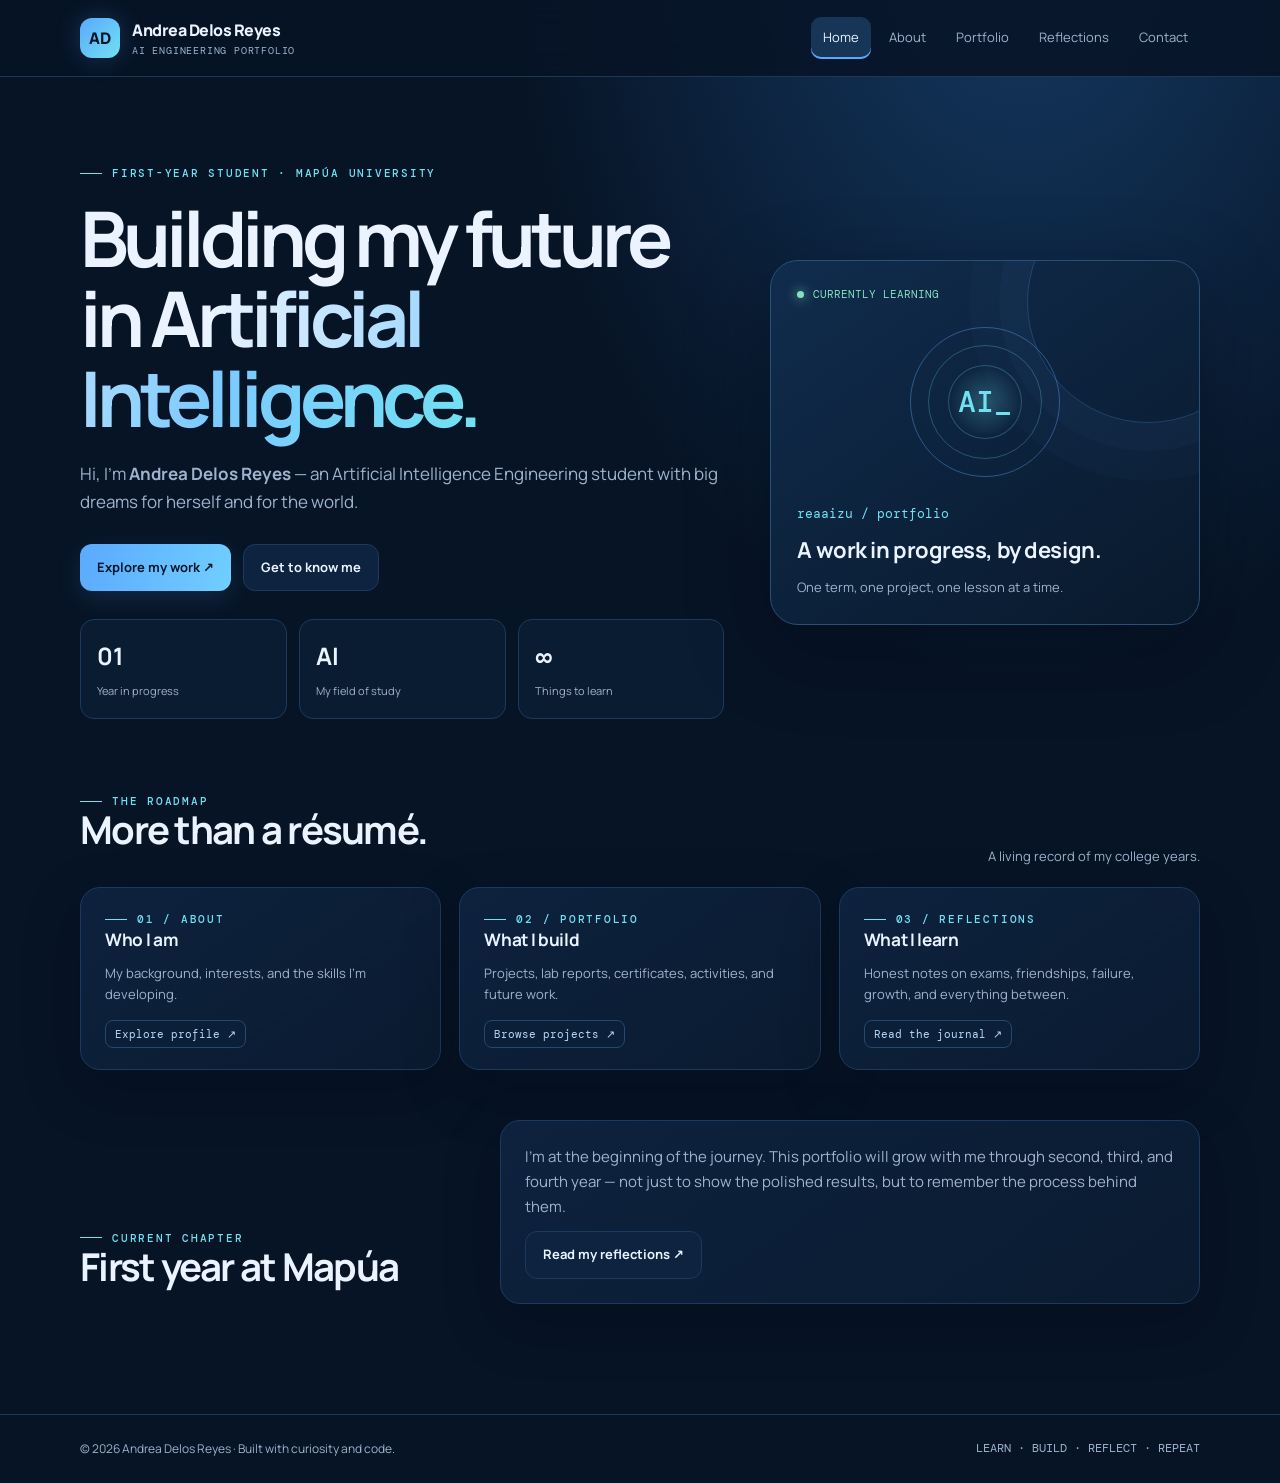
<file: index.html>
<!doctype html>
<html lang="en"><head><meta charset="utf-8"><meta name="viewport" content="width=device-width, initial-scale=1"><meta name="description" content="Andrea Delos Reyes — Artificial Intelligence Engineering student at Mapúa University."><title>Andrea Delos Reyes | AI Engineering Portfolio</title><link rel="stylesheet" href="assets/style.css"></head><body><header class="topbar"><div class="shell nav"><a class="brand" href="index.html"><span class="brand-mark">AD</span><span>Andrea Delos Reyes<small>AI ENGINEERING PORTFOLIO</small></span></a><button class="menu-toggle" aria-label="Toggle navigation">☰</button><nav class="nav-links"><a href="index.html">Home</a><a href="about.html">About</a><a href="portfolio.html">Portfolio</a><a href="reflections.html">Reflections</a><a href="contact.html">Contact</a></nav></div></header>
<main class="page"><div class="shell"><section class="hero-grid"><div class="hero-copy"><div class="eyebrow">First-year student · Mapúa University</div><h1>Building my future<br>in <span class="gradient">Artificial Intelligence.</span></h1><p class="lead">Hi, I’m <strong>Andrea Delos Reyes</strong> — an Artificial Intelligence Engineering student with big dreams for herself and for the world.</p><div class="actions"><a class="btn primary" href="portfolio.html">Explore my work ↗</a><a class="btn" href="about.html">Get to know me</a></div><div class="stat-row"><div class="stat"><strong>01</strong><span>Year in progress</span></div><div class="stat"><strong>AI</strong><span>My field of study</span></div><div class="stat"><strong>∞</strong><span>Things to learn</span></div></div></div>
<div class="hero-card"><div class="status"><span class="dot"></span> CURRENTLY LEARNING</div><div class="orbit"><span>AI_</span></div><div><div class="mono small" style="color:var(--cyan)">reaaizu / portfolio</div><h3 style="font-size:22px;margin:8px 0">A work in progress, by design.</h3><p class="muted small" style="margin:0">One term, one project, one lesson at a time.</p></div></div></section>
<section class="section-head"><div><div class="eyebrow">The roadmap</div><h2>More than a résumé.</h2></div><p class="muted small">A living record of my college years.</p></section>
<div class="grid three"><a class="card" href="about.html"><div class="eyebrow">01 / About</div><h3>Who I am</h3><p class="muted small">My background, interests, and the skills I’m developing.</p><span class="tag">Explore profile ↗</span></a><a class="card" href="portfolio.html"><div class="eyebrow">02 / Portfolio</div><h3>What I build</h3><p class="muted small">Projects, lab reports, certificates, activities, and future work.</p><span class="tag">Browse projects ↗</span></a><a class="card" href="reflections.html"><div class="eyebrow">03 / Reflections</div><h3>What I learn</h3><p class="muted small">Honest notes on exams, friendships, failure, growth, and everything between.</p><span class="tag">Read the journal ↗</span></a></div>
<div class="section-head"><div><div class="eyebrow">Current chapter</div><h2>First year at Mapúa</h2></div></section><div class="card"><p class="lead" style="font-size:15px;margin-bottom:12px">I’m at the beginning of the journey. This portfolio will grow with me through second, third, and fourth year — not just to show the polished results, but to remember the process behind them.</p><a class="btn" href="reflections.html">Read my reflections ↗</a></div></div></main><footer><div class="shell footer-inner"><span>© <span data-year></span> Andrea Delos Reyes · Built with curiosity and code.</span><span class="mono">LEARN · BUILD · REFLECT · REPEAT</span></div></footer><script src="assets/main.js"></script></body></html>
</file>
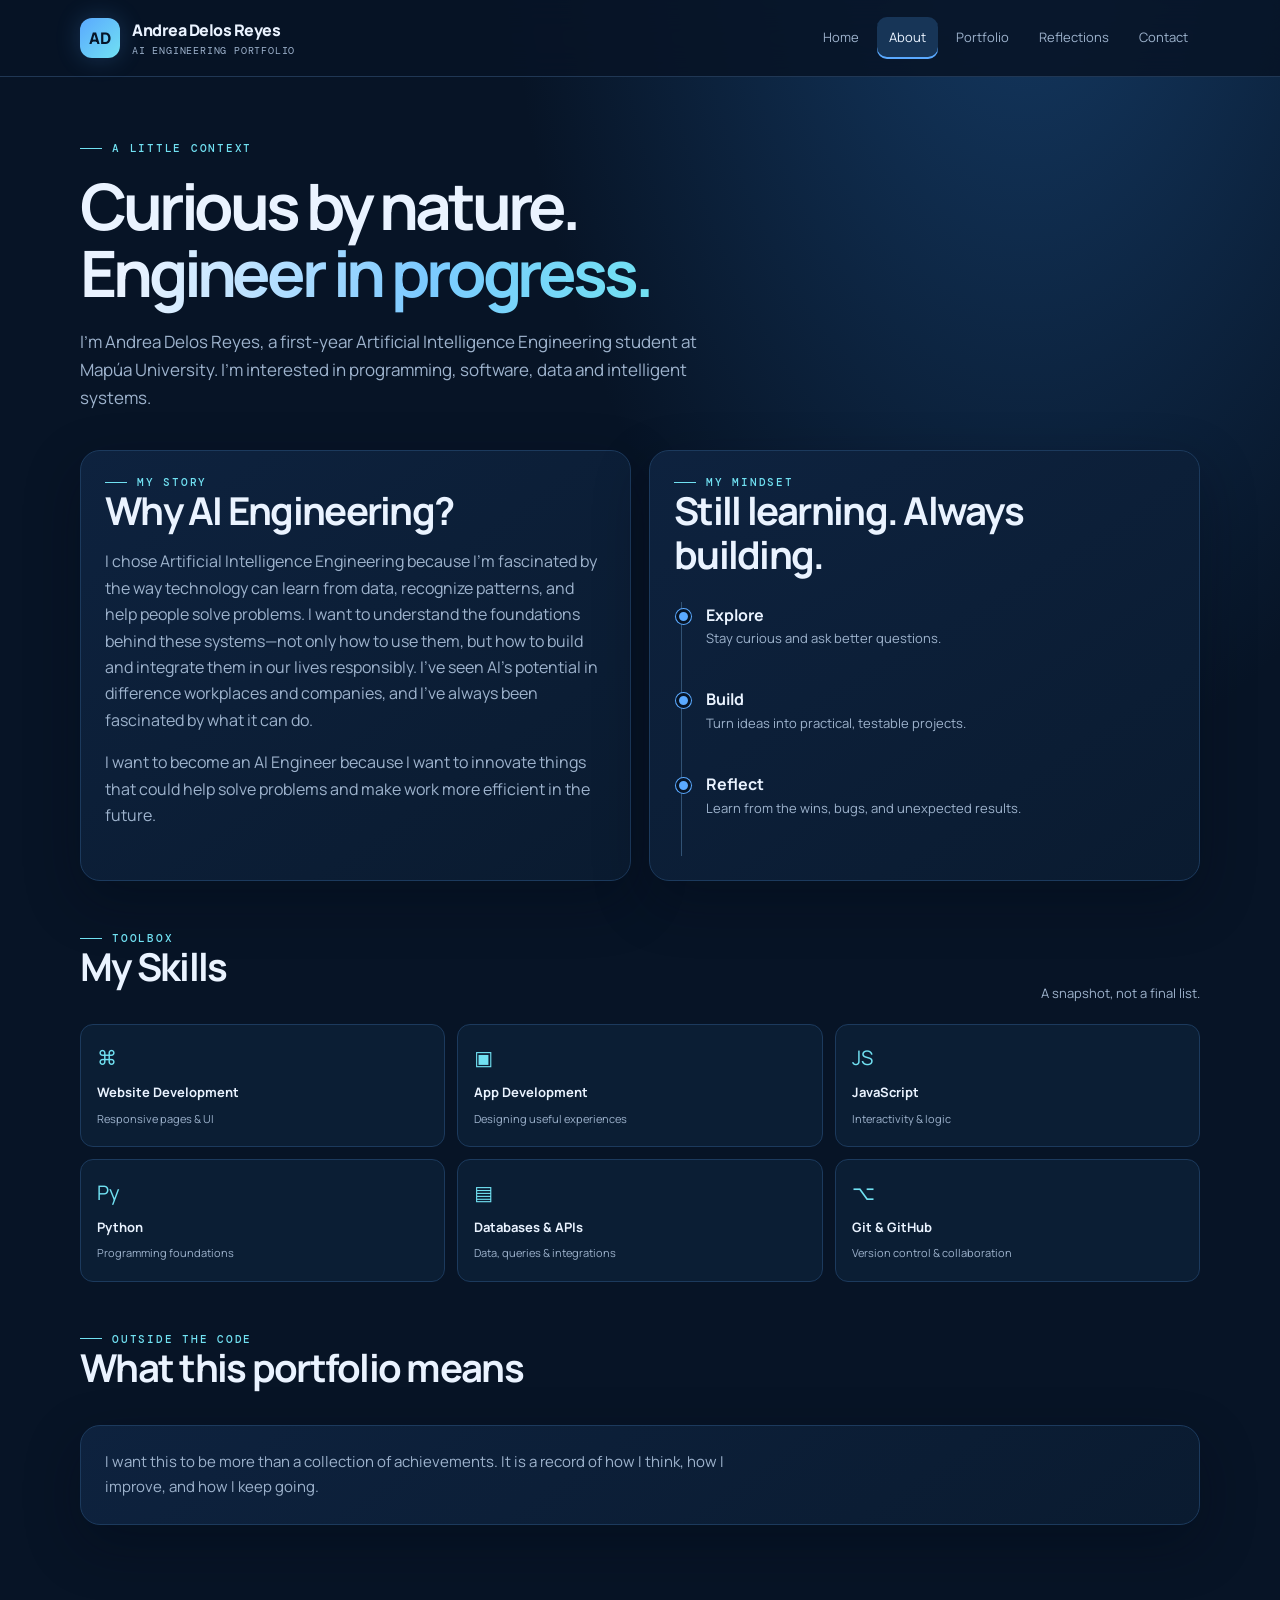
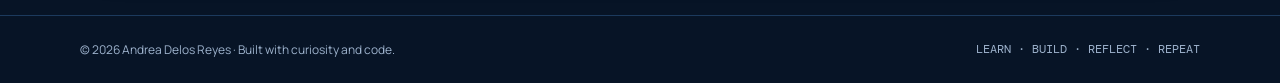
<file: about.html>
<!doctype html><html lang="en"><head><meta charset="utf-8"><meta name="viewport" content="width=device-width, initial-scale=1"><title>About | Andrea Delos Reyes</title><link rel="stylesheet" href="assets/style.css"></head><body><header class="topbar"><div class="shell nav"><a class="brand" href="index.html"><span class="brand-mark">AD</span><span>Andrea Delos Reyes<small>AI ENGINEERING PORTFOLIO</small></span></a><button class="menu-toggle" aria-label="Toggle navigation">☰</button><nav class="nav-links"><a href="index.html">Home</a><a href="about.html">About</a><a href="portfolio.html">Portfolio</a><a href="reflections.html">Reflections</a><a href="contact.html">Contact</a></nav></div></header><main class="page"><div class="shell"><div class="page-title"><div class="eyebrow">A little context</div><h1>Curious by nature.<br><span class="gradient">Engineer in progress.</span></h1><p class="lead">I’m Andrea Delos Reyes, a first-year Artificial Intelligence Engineering student at Mapúa University. I'm interested in programming, software, data and intelligent systems.</p></div><div class="grid two"><section class="card"><div class="eyebrow">My story</div><h2>Why AI Engineering?</h2><p class="muted">I chose Artificial Intelligence Engineering because I’m fascinated by the way technology can learn from data, recognize patterns, and help people solve problems. I want to understand the foundations behind these systems—not only how to use them, but how to build and integrate them in our lives responsibly. I've seen AI's potential in difference workplaces and companies, and I've always been fascinated by what it can do. </p><p class="muted">I want to become an AI Engineer because I want to innovate things that could help solve problems and make work more efficient in the future.</p></section><section class="card"><div class="eyebrow">My mindset</div><h2>Still learning. Always building.</h2><div class="timeline"><div class="timeline-item"><strong>Explore</strong><p class="muted small">Stay curious and ask better questions.</p></div><div class="timeline-item"><strong>Build</strong><p class="muted small">Turn ideas into practical, testable projects.</p></div><div class="timeline-item"><strong>Reflect</strong><p class="muted small">Learn from the wins, bugs, and unexpected results.</p></div></div></section></div><div class="section-head"><div><div class="eyebrow">Toolbox</div><h2>My Skills</h2></div><p class="muted small">A snapshot, not a final list.</p></div><div class="skill-grid">
<div class="skill"><div class="icon">⌘</div><strong>Website Development</strong><small>Responsive pages & UI</small></div><div class="skill"><div class="icon">▣</div><strong>App Development</strong><small>Designing useful experiences</small></div><div class="skill"><div class="icon">JS</div><strong>JavaScript</strong><small>Interactivity & logic</small></div><div class="skill"><div class="icon">Py</div><strong>Python</strong><small>Programming foundations</small></div><div class="skill"><div class="icon">▤</div><strong>Databases & APIs</strong><small>Data, queries & integrations</small></div><div class="skill"><div class="icon">⌥</div><strong>Git & GitHub</strong><small>Version control & collaboration</small></div></div><div class="section-head"><div><div class="eyebrow">Outside the code</div><h2>What this portfolio means</h2></div></div><div class="card"><p class="lead" style="font-size:15px;margin-bottom:0">I want this to be more than a collection of achievements. It is a record of how I think, how I improve, and how I keep going.</p></div></div></main><footer><div class="shell footer-inner"><span>© <span data-year></span> Andrea Delos Reyes · Built with curiosity and code.</span><span class="mono">LEARN · BUILD · REFLECT · REPEAT</span></div></footer><script src="assets/main.js"></script></body></html>
</file>
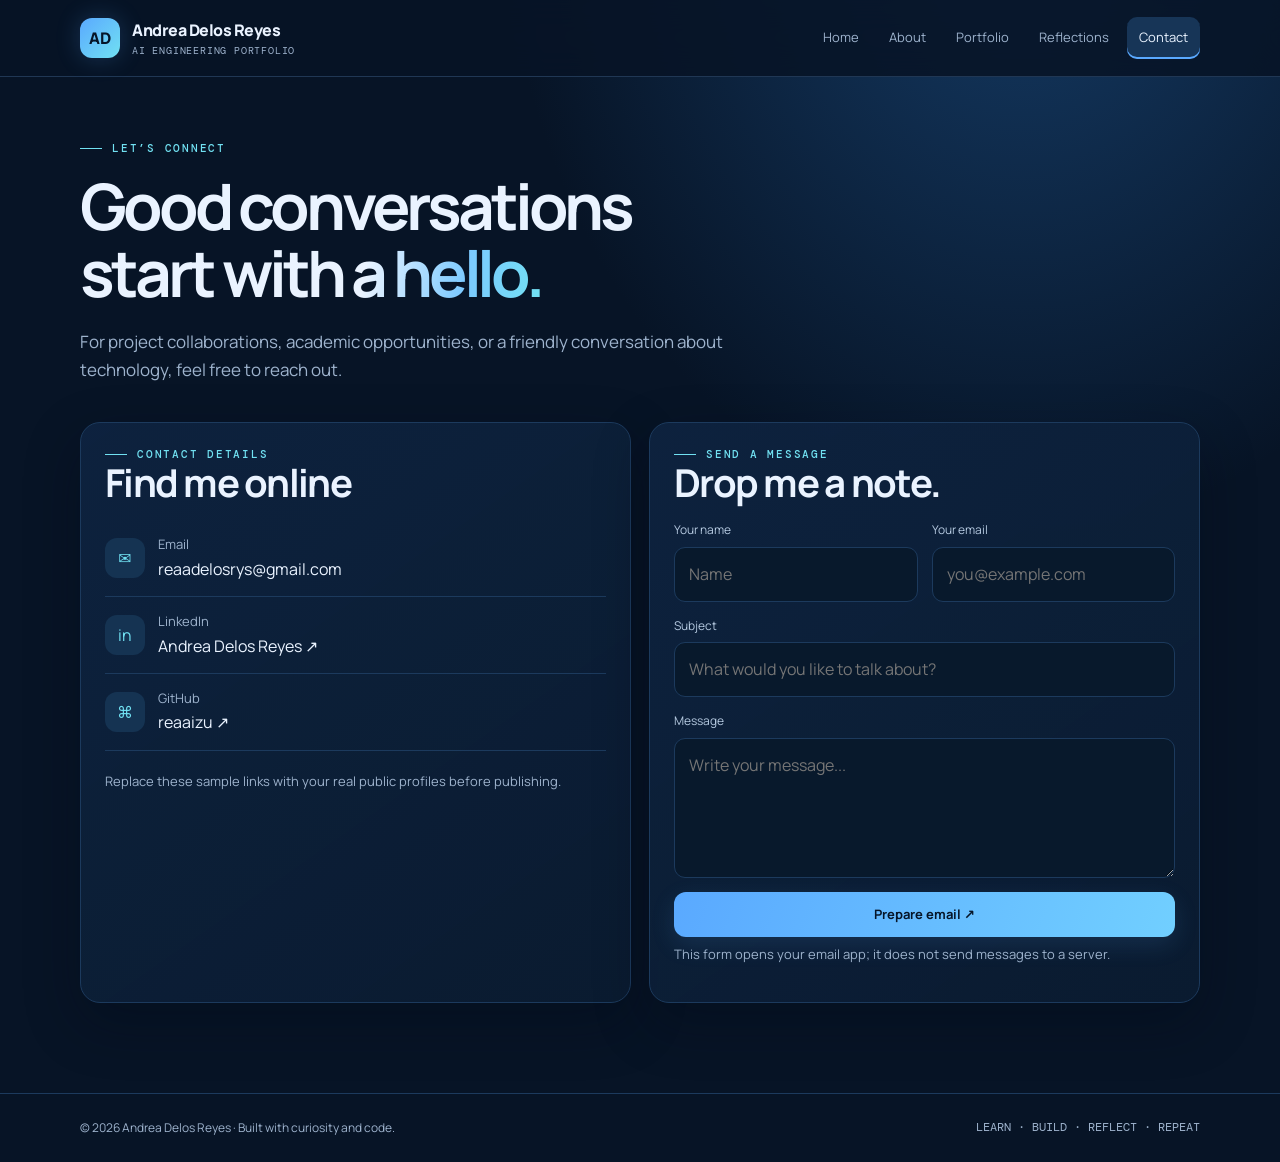
<file: contact.html>
<!doctype html><html lang="en"><head><meta charset="utf-8"><meta name="viewport" content="width=device-width, initial-scale=1"><title>Contact | Andrea Delos Reyes</title><link rel="stylesheet" href="assets/style.css"></head><body><header class="topbar"><div class="shell nav"><a class="brand" href="index.html"><span class="brand-mark">AD</span><span>Andrea Delos Reyes<small>AI ENGINEERING PORTFOLIO</small></span></a><button class="menu-toggle" aria-label="Toggle navigation">☰</button><nav class="nav-links"><a href="index.html">Home</a><a href="about.html">About</a><a href="portfolio.html">Portfolio</a><a href="reflections.html">Reflections</a><a href="contact.html">Contact</a></nav></div></header><main class="page"><div class="shell"><div class="page-title"><div class="eyebrow">Let’s connect</div><h1>Good conversations<br>start with <span class="gradient">a hello.</span></h1><p class="lead">For project collaborations, academic opportunities, or a friendly conversation about technology, feel free to reach out.</p></div><div class="grid two"><section class="card"><div class="eyebrow">Contact details</div><h2>Find me online</h2><div class="contact-line"><span class="contact-icon">✉</span><div><div class="small muted">Email</div><a href="mailto:YOUR_EMAIL@example.com">reaadelosrys@gmail.com</a></div></div><div class="contact-line"><span class="contact-icon">in</span><div><div class="small muted">LinkedIn</div><a href="https://www.linkedin.com/in/andrea-delos-reyes-315600401?utm_source=share_via&utm_content=profile&utm_medium=member_android" target="_blank" rel="noreferrer">Andrea Delos Reyes ↗</a></div></div><div class="contact-line"><span class="contact-icon">⌘</span><div><div class="small muted">GitHub</div><a href="https://github.com/" target="_blank" rel="noreferrer">reaaizu ↗</a></div></div><p class="muted small" style="margin-top:20px">Replace these sample links with your real public profiles before publishing.</p></section><section class="card"><div class="eyebrow">Send a message</div><h2>Drop me a note.</h2><form id="contact-form" class="form-grid"><div class="field"><label for="name">Your name</label><input id="name" name="name" required placeholder="Name"></div><div class="field"><label for="email">Your email</label><input id="email" name="email" type="email" required placeholder="you@example.com"></div><div class="field full"><label for="subject">Subject</label><input id="subject" name="subject" required placeholder="What would you like to talk about?"></div><div class="field full"><label for="message">Message</label><textarea id="message" name="message" required placeholder="Write your message..."></textarea></div><div class="field full"><button class="btn primary" type="submit">Prepare email ↗</button><p id="form-note" class="muted small">This form opens your email app; it does not send messages to a server.</p></div></form></section></div></div></main><footer><div class="shell footer-inner"><span>© <span data-year></span> Andrea Delos Reyes · Built with curiosity and code.</span><span class="mono">LEARN · BUILD · REFLECT · REPEAT</span></div></footer><script src="assets/main.js"></script></body></html>
</file>
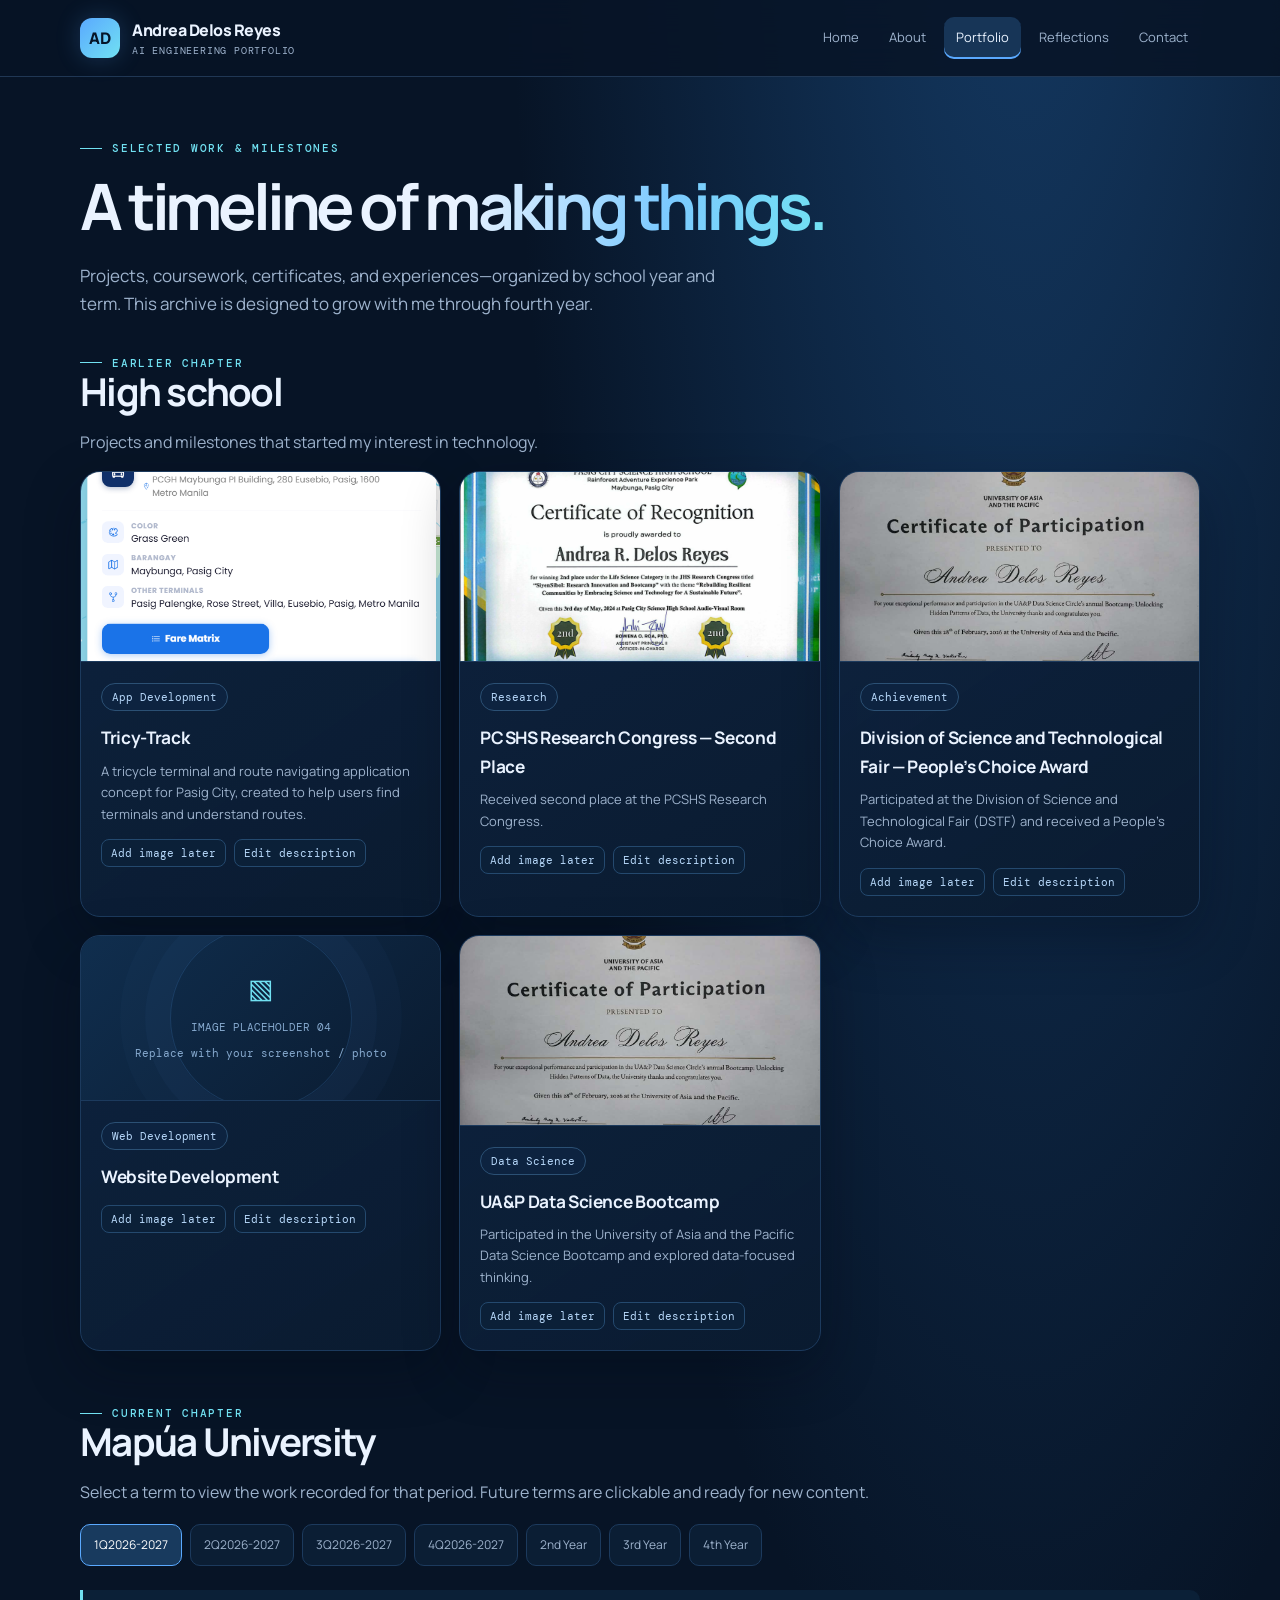
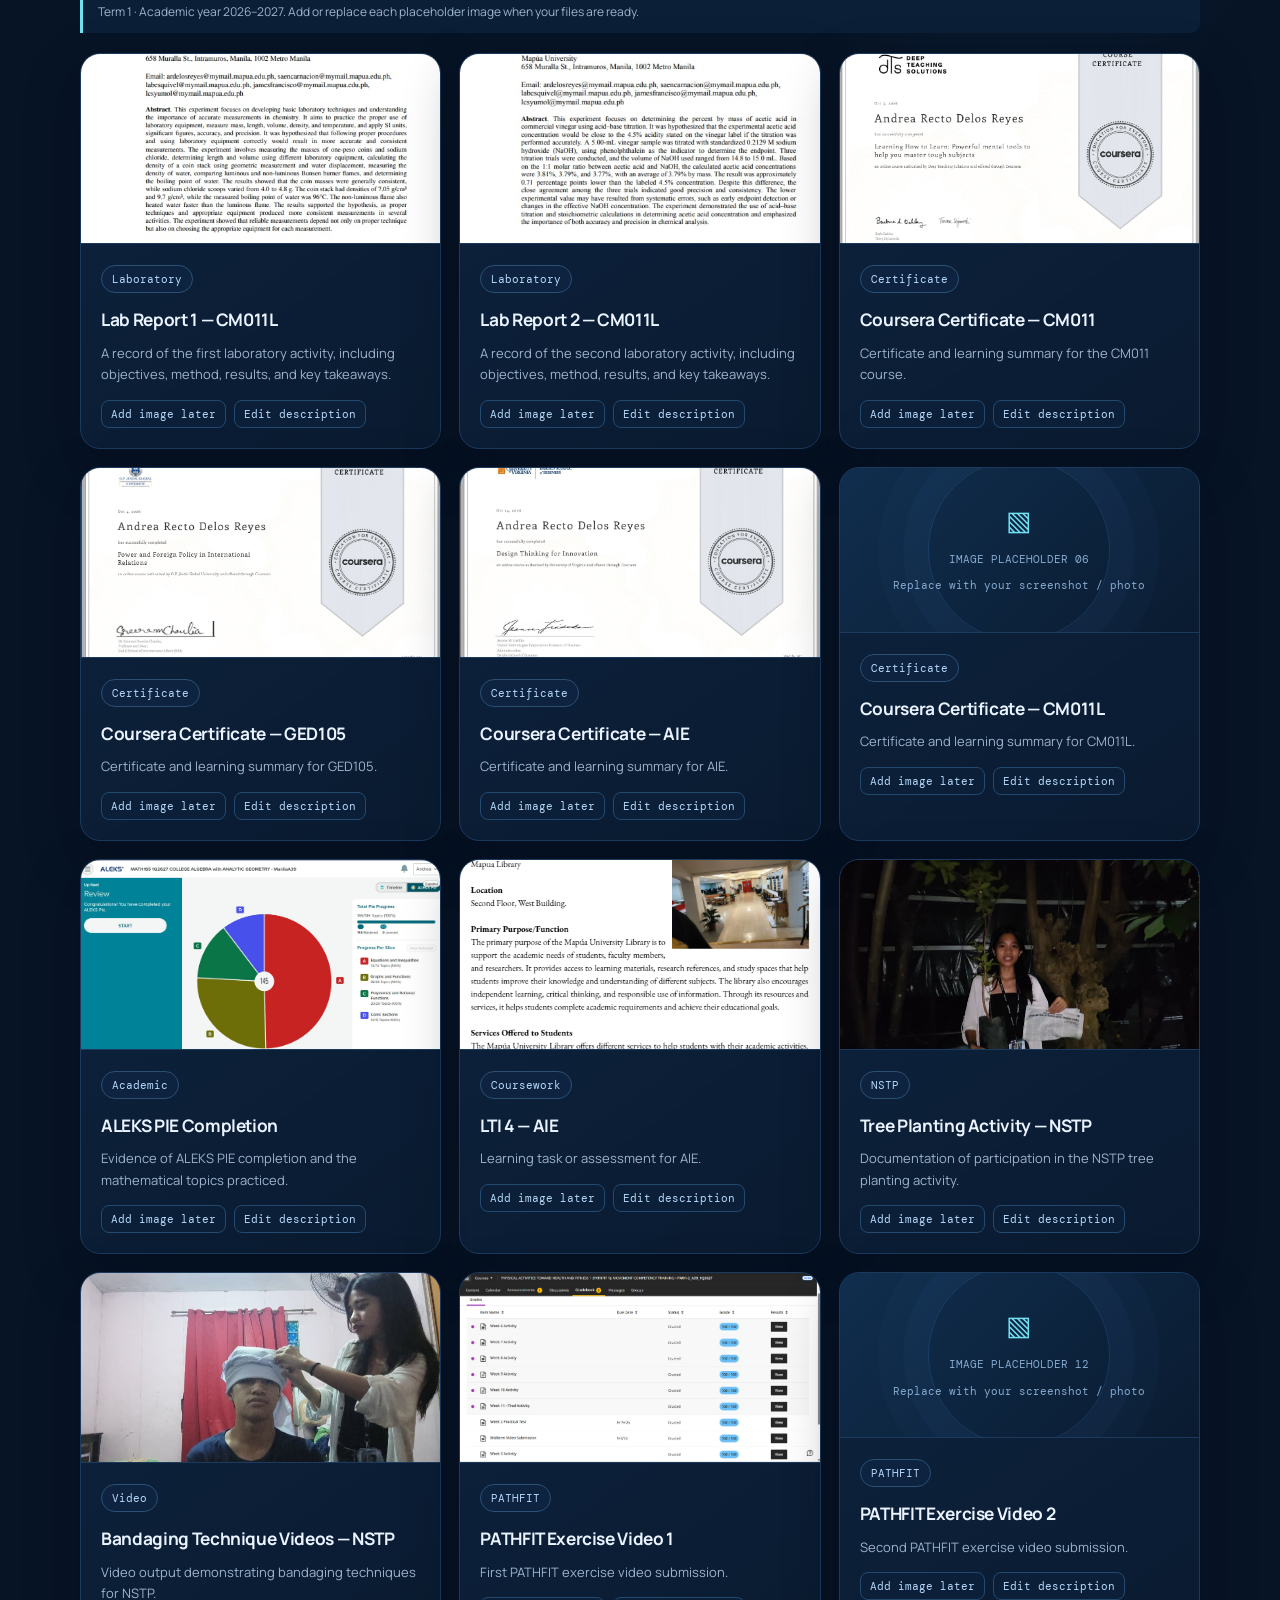
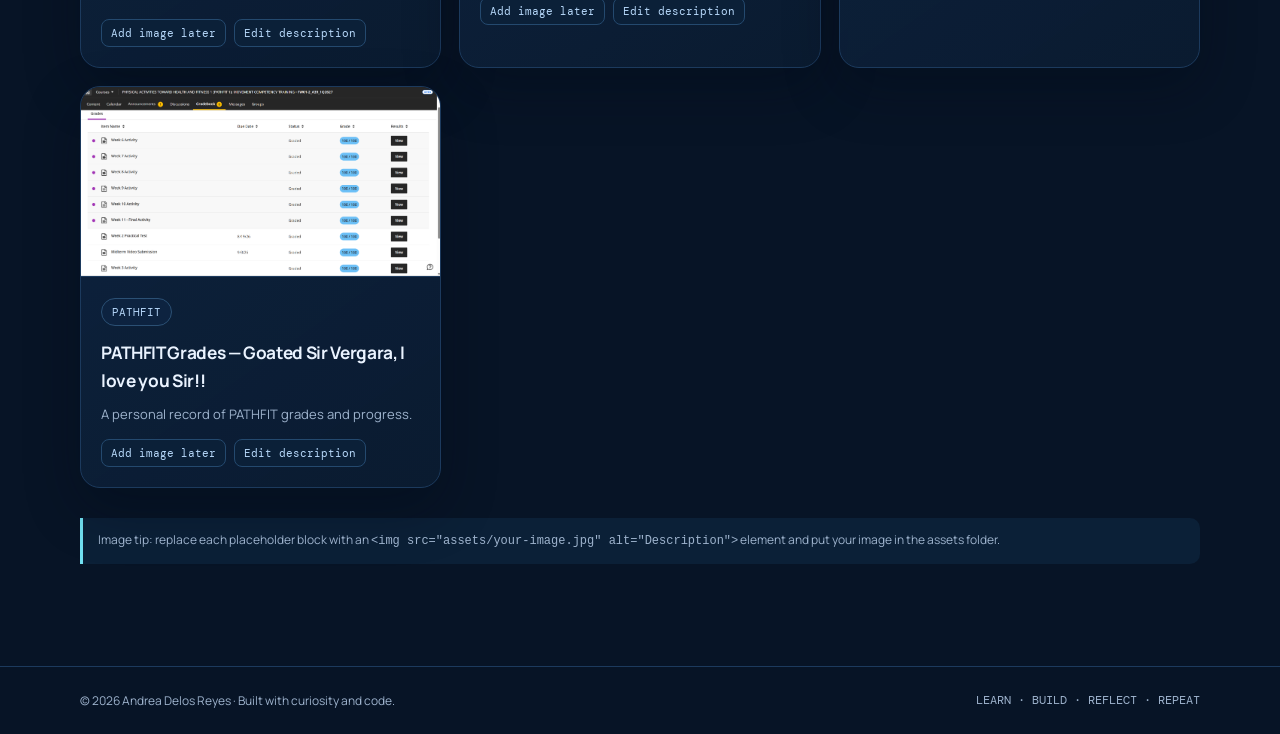
<file: portfolio.html>
<!doctype html><html lang="en"><head><meta charset="utf-8"><meta name="viewport" content="width=device-width, initial-scale=1"><title>Portfolio | Andrea Delos Reyes</title><link rel="stylesheet" href="assets/style.css"></head><body><header class="topbar"><div class="shell nav"><a class="brand" href="index.html"><span class="brand-mark">AD</span><span>Andrea Delos Reyes<small>AI ENGINEERING PORTFOLIO</small></span></a><button class="menu-toggle" aria-label="Toggle navigation">☰</button><nav class="nav-links"><a href="index.html">Home</a><a href="about.html">About</a><a href="portfolio.html">Portfolio</a><a href="reflections.html">Reflections</a><a href="contact.html">Contact</a></nav></div></header><main class="page"><div class="shell"><div class="page-title"><div class="eyebrow">Selected work & milestones</div><h1>A timeline of <span class="gradient">making things.</span></h1><p class="lead">Projects, coursework, certificates, and experiences—organized by school year and term. This archive is designed to grow with me through fourth year.</p></div><section><div class="eyebrow">Earlier chapter</div><h2>High school</h2><p class="muted">Projects and milestones that started my interest in technology.</p><div class="grid three"><article class="card project-card"><img src="assets/tricy.png" alt="Description"><div class="project-body"><span class="pill">App Development</span><h3 style="margin-top:13px">Tricy-Track</h3><p>A tricycle terminal and route navigating application concept for Pasig City, created to help users find terminals and understand routes.</p><div class="project-meta"><span class="tag">Add image later</span><span class="tag">Edit description</span></div></div></article><article class="card project-card"><img src="assets/top2.png" alt="Description"><div class="project-body"><span class="pill">Research</span><h3 style="margin-top:13px">PCSHS Research Congress — Second Place</h3><p>Received second place at the PCSHS Research Congress.</p><div class="project-meta"><span class="tag">Add image later</span><span class="tag">Edit description</span></div></div></article><article class="card project-card"><img src="assets/dsb.png" alt="Description"><div class="project-body"><span class="pill">Achievement</span><h3 style="margin-top:13px">Division of Science and Technological Fair — People’s Choice Award</h3><p>Participated at the Division of Science and Technological Fair (DSTF) and received a People's Choice Award.</p><div class="project-meta"><span class="tag">Add image later</span><span class="tag">Edit description</span></div></div></article><article class="card project-card"><div class="image-placeholder"><div><span class="placeholder-icon">▧</span><span>IMAGE PLACEHOLDER 04<br>Replace with your screenshot / photo</span></div></div><div class="project-body"><span class="pill">Web Development</span><h3 style="margin-top:13px">Website Development</h3><p></p><div class="project-meta"><span class="tag">Add image later</span><span class="tag">Edit description</span></div></div></article><article class="card project-card"><img src="assets/dsb.png" alt="Description"><div class="project-body"><span class="pill">Data Science</span><h3 style="margin-top:13px">UA&P Data Science Bootcamp</h3><p>Participated in the University of Asia and the Pacific Data Science Bootcamp and explored data-focused thinking.</p><div class="project-meta"><span class="tag">Add image later</span><span class="tag">Edit description</span></div></div></article></div></section><section style="margin-top:55px"><div class="eyebrow">Current chapter</div><h2>Mapúa University</h2><p class="muted">Select a term to view the work recorded for that period. Future terms are clickable and ready for new content.</p><div class="term-tabs"><button class="tab" data-term="1Q2026-2027">1Q2026-2027</button><button class="tab" data-term="2Q2026-2027">2Q2026-2027</button><button class="tab" data-term="3Q2026-2027">3Q2026-2027</button><button class="tab" data-term="4Q2026-2027">4Q2026-2027</button><button class="tab" data-term="2nd Year">2nd Year</button><button class="tab" data-term="3rd Year">3rd Year</button><button class="tab" data-term="4th Year">4th Year</button></div><div data-term-panel="1Q2026-2027"><div class="notice" style="margin-bottom:20px">Term 1 · Academic year 2026–2027. Add or replace each placeholder image when your files are ready.</div><div class="grid three"><article class="card project-card"><img src="assets/chem1.jpg" alt="Description"><div class="project-body"><span class="pill">Laboratory</span><h3 style="margin-top:13px">Lab Report 1 — CM011L</h3><p>A record of the first laboratory activity, including objectives, method, results, and key takeaways.</p><div class="project-meta"><span class="tag">Add image later</span><span class="tag">Edit description</span></div></div></article><article class="card project-card"> <img src="assets/chem2.jpg" alt="Description"><div class="project-body"><span class="pill">Laboratory</span><h3 style="margin-top:13px">Lab Report 2 — CM011L</h3><p>A record of the second laboratory activity, including objectives, method, results, and key takeaways.</p><div class="project-meta"><span class="tag">Add image later</span><span class="tag">Edit description</span></div></div></article><article class="card project-card"><img src="assets/cm011.jpg" alt="Description"><div class="project-body"><span class="pill">Certificate</span><h3 style="margin-top:13px">Coursera Certificate — CM011</h3><p>Certificate and learning summary for the CM011 course.</p><div class="project-meta"><span class="tag">Add image later</span><span class="tag">Edit description</span></div></div></article><article class="card project-card"><img src="assets/ged.jpg" alt="Description"><div class="project-body"><span class="pill">Certificate</span><h3 style="margin-top:13px">Coursera Certificate — GED105</h3><p>Certificate and learning summary for GED105.</p><div class="project-meta"><span class="tag">Add image later</span><span class="tag">Edit description</span></div></div></article><article class="card project-card"><img src="assets/aie.jpg" alt="Description"><div class="project-body"><span class="pill">Certificate</span><h3 style="margin-top:13px">Coursera Certificate — AIE</h3><p>Certificate and learning summary for AIE.</p><div class="project-meta"><span class="tag">Add image later</span><span class="tag">Edit description</span></div></div></article><article class="card project-card"><div class="image-placeholder"><div><span class="placeholder-icon">▧</span><span>IMAGE PLACEHOLDER 06<br>Replace with your screenshot / photo</span></div></div><div class="project-body"><span class="pill">Certificate</span><h3 style="margin-top:13px">Coursera Certificate — CM011L</h3><p>Certificate and learning summary for CM011L.</p><div class="project-meta"><span class="tag">Add image later</span><span class="tag">Edit description</span></div></div></article><article class="card project-card"><img src="assets/aleks.jpg" alt="Description"><div class="project-body"><span class="pill">Academic</span><h3 style="margin-top:13px">ALEKS PIE Completion</h3><p>Evidence of ALEKS PIE completion and the mathematical topics practiced.</p><div class="project-meta"><span class="tag">Add image later</span><span class="tag">Edit description</span></div></div></article><article class="card project-card"><img src="assets/lt4.png" alt="Description"><div class="project-body"><span class="pill">Coursework</span><h3 style="margin-top:13px">LTI 4 — AIE</h3><p>Learning task or assessment for AIE.</p><div class="project-meta"><span class="tag">Add image later</span><span class="tag">Edit description</span></div></div></article><article class="card project-card"><img src="assets/tree.jpg" alt="Description"><div class="project-body"><span class="pill">NSTP</span><h3 style="margin-top:13px">Tree Planting Activity — NSTP</h3><p>Documentation of participation in the NSTP tree planting activity.</p><div class="project-meta"><span class="tag">Add image later</span><span class="tag">Edit description</span></div></div></article><article class="card project-card"><img src="assets/bandage.jpg" alt="Description"><div class="project-body"><span class="pill">Video</span><h3 style="margin-top:13px">Bandaging Technique Videos — NSTP</h3><p>Video output demonstrating bandaging techniques for NSTP.</p><div class="project-meta"><span class="tag">Add image later</span><span class="tag">Edit description</span></div></div></article><article class="card project-card"><img src="assets/ptgrade.png" alt="Description"><div class="project-body"><span class="pill">PATHFIT</span><h3 style="margin-top:13px">PATHFIT Exercise Video 1</h3><p>First PATHFIT exercise video submission.</p><div class="project-meta"><span class="tag">Add image later</span><span class="tag">Edit description</span></div></div></article><article class="card project-card"><div class="image-placeholder"><div><span class="placeholder-icon">▧</span><span>IMAGE PLACEHOLDER 12<br>Replace with your screenshot / photo</span></div></div><div class="project-body"><span class="pill">PATHFIT</span><h3 style="margin-top:13px">PATHFIT Exercise Video 2</h3><p>Second PATHFIT exercise video submission.</p><div class="project-meta"><span class="tag">Add image later</span><span class="tag">Edit description</span></div></div></article><article class="card project-card"><img src="assets/ptgrade.png" alt="Description"><div class="project-body"><span class="pill">PATHFIT</span><h3 style="margin-top:13px">PATHFIT Grades — Goated Sir Vergara, I love you Sir!!</h3><p>A personal record of PATHFIT grades and progress.</p><div class="project-meta"><span class="tag">Add image later</span><span class="tag">Edit description</span></div></div></article></div></div><div class="grid three hidden" data-term-panel="2Q2026-2027"><div class="empty-state"><div class="eyebrow" style="justify-content:center">Coming when you are ready</div><h3>2Q2026-2027</h3><p>Nothing here yet—and that is intentional. This section is ready for your future projects, reports, certificates, and memories.</p><span class="tag">Clickable · Ready to update</span></div></div><div class="grid three hidden" data-term-panel="3Q2026-2027"><div class="empty-state"><div class="eyebrow" style="justify-content:center">Coming when you are ready</div><h3>3Q2026-2027</h3><p>Nothing here yet—and that is intentional. This section is ready for your future projects, reports, certificates, and memories.</p><span class="tag">Clickable · Ready to update</span></div></div><div class="grid three hidden" data-term-panel="4Q2026-2027"><div class="empty-state"><div class="eyebrow" style="justify-content:center">Coming when you are ready</div><h3>4Q2026-2027</h3><p>Nothing here yet—and that is intentional. This section is ready for your future projects, reports, certificates, and memories.</p><span class="tag">Clickable · Ready to update</span></div></div><div class="grid three hidden" data-term-panel="2nd Year"><div class="empty-state"><div class="eyebrow" style="justify-content:center">Coming when you are ready</div><h3>2nd Year</h3><p>Nothing here yet—and that is intentional. This section is ready for your future projects, reports, certificates, and memories.</p><span class="tag">Clickable · Ready to update</span></div></div><div class="grid three hidden" data-term-panel="3rd Year"><div class="empty-state"><div class="eyebrow" style="justify-content:center">Coming when you are ready</div><h3>3rd Year</h3><p>Nothing here yet—and that is intentional. This section is ready for your future projects, reports, certificates, and memories.</p><span class="tag">Clickable · Ready to update</span></div></div><div class="grid three hidden" data-term-panel="4th Year"><div class="empty-state"><div class="eyebrow" style="justify-content:center">Coming when you are ready</div><h3>4th Year</h3><p>Nothing here yet—and that is intentional. This section is ready for your future projects, reports, certificates, and memories.</p><span class="tag">Clickable · Ready to update</span></div></div></section><p class="notice" style="margin-top:30px">Image tip: replace each placeholder block with an <code>&lt;img src="assets/your-image.jpg" alt="Description"&gt;</code> element and put your image in the assets folder.</p></div></main><footer><div class="shell footer-inner"><span>© <span data-year></span> Andrea Delos Reyes · Built with curiosity and code.</span><span class="mono">LEARN · BUILD · REFLECT · REPEAT</span></div></footer><script src="assets/main.js"></script></body></html>
</file>
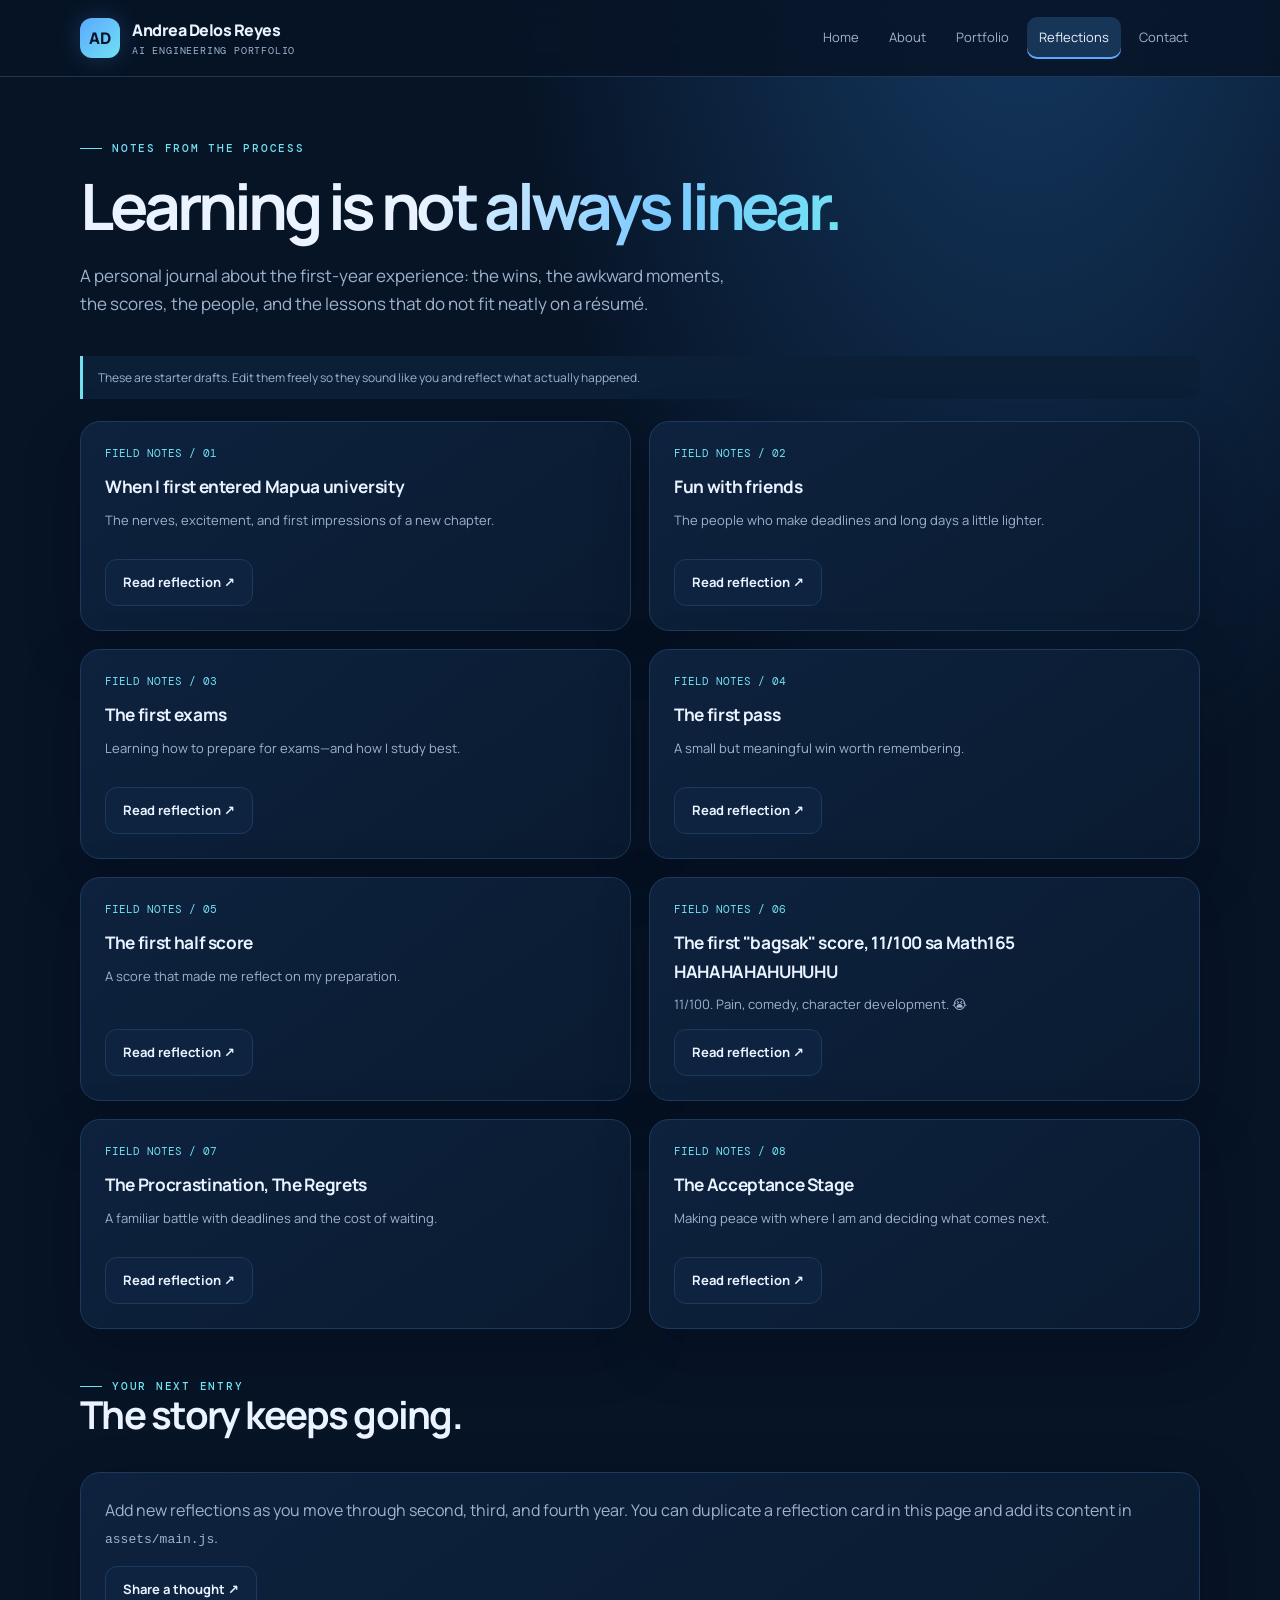
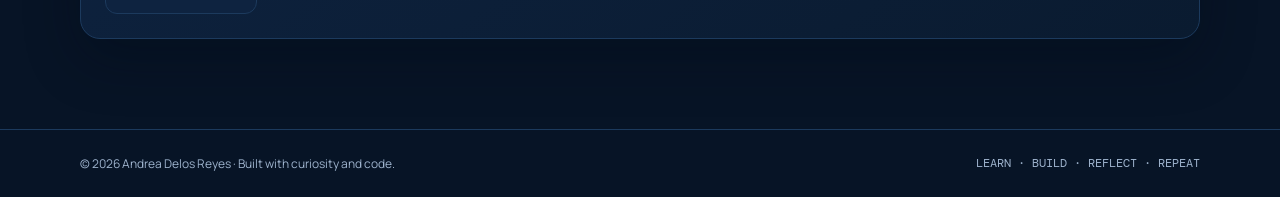
<file: reflections.html>
<!doctype html><html lang="en"><head><meta charset="utf-8"><meta name="viewport" content="width=device-width, initial-scale=1"><title>Reflections | Andrea Delos Reyes</title><link rel="stylesheet" href="assets/style.css"></head><body><header class="topbar"><div class="shell nav"><a class="brand" href="index.html"><span class="brand-mark">AD</span><span>Andrea Delos Reyes<small>AI ENGINEERING PORTFOLIO</small></span></a><button class="menu-toggle" aria-label="Toggle navigation">☰</button><nav class="nav-links"><a href="index.html">Home</a><a href="about.html">About</a><a href="portfolio.html">Portfolio</a><a href="reflections.html">Reflections</a><a href="contact.html">Contact</a></nav></div></header><main class="page"><div class="shell"><div class="page-title"><div class="eyebrow">Notes from the process</div><h1>Learning is <span class="gradient">not always linear.</span></h1><p class="lead">A personal journal about the first-year experience: the wins, the awkward moments, the scores, the people, and the lessons that do not fit neatly on a résumé.</p></div><div class="notice" style="margin-bottom:22px">These are starter drafts. Edit them freely so they sound like you and reflect what actually happened.</div><div class="grid two"><article class="card blog-card"><div class="date">FIELD NOTES / 01</div><h3>When I first entered Mapua university</h3><p>The nerves, excitement, and first impressions of a new chapter.</p><button class="btn" data-reflection="When I first entered Mapua university">Read reflection ↗</button></article><article class="card blog-card"><div class="date">FIELD NOTES / 02</div><h3>Fun with friends</h3><p>The people who make deadlines and long days a little lighter.</p><button class="btn" data-reflection="Fun with friends">Read reflection ↗</button></article><article class="card blog-card"><div class="date">FIELD NOTES / 03</div><h3>The first exams</h3><p>Learning how to prepare for exams—and how I study best.</p><button class="btn" data-reflection="The first exams">Read reflection ↗</button></article><article class="card blog-card"><div class="date">FIELD NOTES / 04</div><h3>The first pass</h3><p>A small but meaningful win worth remembering.</p><button class="btn" data-reflection="The first pass">Read reflection ↗</button></article><article class="card blog-card"><div class="date">FIELD NOTES / 05</div><h3>The first half score</h3><p>A score that made me reflect on my preparation.</p><button class="btn" data-reflection="The first half score">Read reflection ↗</button></article><article class="card blog-card"><div class="date">FIELD NOTES / 06</div><h3>The first "bagsak" score, 11/100 sa Math165 HAHAHAHAHUHUHU</h3><p>11/100. Pain, comedy, character development. 😭</p><button class="btn" data-reflection="The first "bagsak" score, 11/100 sa Math165 HAHAHAHAHUHUHU">Read reflection ↗</button></article><article class="card blog-card"><div class="date">FIELD NOTES / 07</div><h3>The Procrastination, The Regrets</h3><p>A familiar battle with deadlines and the cost of waiting.</p><button class="btn" data-reflection="The Procrastination, The Regrets">Read reflection ↗</button></article><article class="card blog-card"><div class="date">FIELD NOTES / 08</div><h3>The Acceptance Stage</h3><p>Making peace with where I am and deciding what comes next.</p><button class="btn" data-reflection="The Acceptance Stage">Read reflection ↗</button></article></div><section id="reflection-modal" class="card article-view hidden" style="margin-top:26px"><a href="javascript:void(0)" class="back-link" data-close-modal>← Close reflection</a><div class="eyebrow">Personal journal</div><h2 data-modal-title></h2><div class="article-content" data-modal-body></div></section><div class="section-head"><div><div class="eyebrow">Your next entry</div><h2>The story keeps going.</h2></div></div><div class="card"><p class="muted">Add new reflections as you move through second, third, and fourth year. You can duplicate a reflection card in this page and add its content in <code>assets/main.js</code>.</p><a class="btn" href="contact.html">Share a thought ↗</a></div></div></main><footer><div class="shell footer-inner"><span>© <span data-year></span> Andrea Delos Reyes · Built with curiosity and code.</span><span class="mono">LEARN · BUILD · REFLECT · REPEAT</span></div></footer><script src="assets/main.js"></script></body></html>
</file>
<file: assets/style.css>
@import url('https://fonts.googleapis.com/css2?family=DM+Mono:wght@400;500&family=Manrope:wght@400;500;600;700;800&display=swap');
:root{--bg:#071426;--bg2:#0b1d34;--panel:#0e2340;--panel2:#112b4d;--line:#1c3a5d;--text:#eaf3ff;--muted:#9eb3cd;--blue:#5aa9ff;--cyan:#71e1f2;--green:#85e0c1;--shadow:0 20px 55px #02091455;--radius:20px}
*{box-sizing:border-box}html{scroll-behavior:smooth}body{margin:0;background:radial-gradient(ellipse at 80% -10%,#153c67 0,transparent 36%),var(--bg);color:var(--text);font-family:Manrope,system-ui,sans-serif;line-height:1.65;min-height:100vh}a{color:inherit;text-decoration:none}button,input,textarea{font:inherit}button,a{ -webkit-tap-highlight-color:transparent}.shell{width:min(1120px,calc(100% - 40px));margin:auto}.topbar{position:sticky;top:0;z-index:20;background:#071426df;backdrop-filter:blur(16px);border-bottom:1px solid #203754}.nav{height:76px;display:flex;align-items:center;justify-content:space-between;gap:24px}.brand{display:flex;align-items:center;gap:12px;font-weight:800;letter-spacing:-.03em}.brand-mark{width:40px;height:40px;border-radius:12px;background:linear-gradient(135deg,#5aa9ff,#71e1f2);display:grid;place-items:center;color:#061528;font-weight:900;box-shadow:0 0 25px #5aa9ff38}.brand small{display:block;font-size:10px;color:var(--muted);font-family:'DM Mono',monospace;font-weight:400;letter-spacing:.08em}.nav-links{display:flex;align-items:center;gap:6px;flex-wrap:wrap}.nav-links a{font-size:13px;color:var(--muted);padding:10px 12px;border-radius:10px;transition:.2s}.nav-links a:hover,.nav-links a.active{color:var(--text);background:#173557}.nav-links a.active{box-shadow:inset 0 -2px var(--blue)}.menu-toggle{display:none;background:var(--panel);border:1px solid var(--line);color:var(--text);padding:9px 12px;border-radius:10px}.page{padding:64px 0 90px;min-height:calc(100vh - 150px)}.eyebrow{font:500 11px 'DM Mono',monospace;letter-spacing:.16em;text-transform:uppercase;color:var(--cyan);display:flex;align-items:center;gap:10px}.eyebrow:before{content:'';width:22px;height:1px;background:var(--cyan)}h1,h2,h3,p{margin-top:0}h1{font-size:clamp(2.6rem,6vw,5rem);line-height:1.04;letter-spacing:-.065em;margin:18px 0 22px}h2{font-size:clamp(1.7rem,3vw,2.5rem);line-height:1.15;letter-spacing:-.045em;margin-bottom:15px}h3{font-size:1.08rem;letter-spacing:-.02em;margin-bottom:8px}.gradient{background:linear-gradient(100deg,#eaf3ff 10%,#7ccaff 60%,#71e1f2);-webkit-background-clip:text;background-clip:text;color:transparent}.lead{font-size:17px;color:var(--muted);max-width:650px}.muted{color:var(--muted)}.small{font-size:13px}.mono{font-family:'DM Mono',monospace}.actions{display:flex;gap:12px;flex-wrap:wrap;margin-top:28px}.btn{display:inline-flex;align-items:center;justify-content:center;gap:9px;padding:12px 17px;border-radius:12px;border:1px solid var(--line);background:var(--panel);color:var(--text);font-weight:700;font-size:13px;transition:.2s;cursor:pointer}.btn.primary{background:linear-gradient(110deg,#5aa9ff,#71cfff);color:#061528;border:0;box-shadow:0 8px 24px #5aa9ff22}.btn:hover{transform:translateY(-2px);border-color:var(--blue)}.grid{display:grid;gap:18px}.grid.two{grid-template-columns:repeat(2,minmax(0,1fr))}.grid.three{grid-template-columns:repeat(3,minmax(0,1fr))}.card{background:linear-gradient(145deg,#0e2340ee,#0a1b30);border:1px solid var(--line);border-radius:var(--radius);padding:24px;box-shadow:var(--shadow)}.card:hover{border-color:#37628e}.section-head{display:flex;justify-content:space-between;align-items:end;gap:20px;margin:50px 0 20px}.section-head p{margin:0}.hero-grid{display:grid;grid-template-columns:1.2fr .8fr;gap:46px;align-items:center}.hero-copy{padding:25px 0}.hero-card{position:relative;overflow:hidden;min-height:365px;display:flex;flex-direction:column;justify-content:space-between;background:linear-gradient(145deg,#102c4d,#09192c);border:1px solid #285078;border-radius:28px;padding:26px;box-shadow:0 25px 80px #02091466}.hero-card:before{content:'';position:absolute;width:240px;height:240px;right:-70px;top:-80px;border-radius:50%;border:1px solid #5aa9ff40;box-shadow:0 0 0 28px #5aa9ff08,0 0 0 58px #5aa9ff06}.orbit{width:150px;height:150px;border:1px solid #5aa9ff66;border-radius:50%;display:grid;place-items:center;align-self:center;margin:15px 0;position:relative}.orbit:before,.orbit:after{content:'';position:absolute;border:1px solid #71e1f244;border-radius:50%;inset:17px}.orbit:after{inset:37px;background:radial-gradient(circle,#71e1f244,transparent 70%)}.orbit span{font:500 30px 'DM Mono',monospace;color:var(--cyan);z-index:1}.status{display:flex;align-items:center;gap:9px;font:11px 'DM Mono',monospace;color:var(--green)}.dot{width:7px;height:7px;background:var(--green);border-radius:50%;box-shadow:0 0 12px var(--green)}.stat-row{display:grid;grid-template-columns:repeat(3,1fr);gap:12px;margin-top:28px}.stat{border:1px solid var(--line);border-radius:14px;padding:16px;background:#0a1c31}.stat strong{font-size:24px;display:block}.stat span{font-size:11px;color:var(--muted)}.tag-row{display:flex;gap:7px;flex-wrap:wrap;margin-top:15px}.tag{font:11px 'DM Mono',monospace;border:1px solid #24496e;background:#0b2038;color:#b7d8fa;border-radius:8px;padding:6px 9px}.skill-grid{display:grid;grid-template-columns:repeat(3,1fr);gap:12px}.skill{padding:16px;border:1px solid var(--line);background:#0b1e34;border-radius:13px}.skill .icon{font-size:20px;margin-bottom:8px;color:var(--cyan)}.skill strong{display:block;font-size:13px}.skill small{color:var(--muted);font-size:11px}.page-title{max-width:800px;margin-bottom:38px}.page-title h1{font-size:clamp(2.5rem,5vw,4.1rem)}.pill{display:inline-block;border:1px solid #2b5074;background:#0d2340;padding:6px 10px;border-radius:999px;color:#b7d8fa;font:11px 'DM Mono',monospace}.timeline{border-left:1px solid #315274;margin:24px 0 0 7px;padding-left:24px}.timeline-item{position:relative;padding:0 0 24px}.timeline-item:before{content:'';position:absolute;left:-30px;top:7px;width:9px;height:9px;background:var(--blue);border:3px solid var(--bg);border-radius:50%;box-shadow:0 0 0 1px var(--blue)}.term-tabs,.filter-row{display:flex;gap:8px;flex-wrap:wrap;margin:18px 0 24px}.tab{border:1px solid var(--line);background:#0b1e34;color:var(--muted);border-radius:10px;padding:10px 13px;font-size:12px;cursor:pointer}.tab.active,.tab:hover{background:#183a5e;color:white;border-color:var(--blue)}.project-card{overflow:hidden;padding:0}.project-body{padding:20px}.image-placeholder{min-height:165px;display:grid;place-items:center;text-align:center;padding:20px;background:linear-gradient(135deg,#102e4e,#0a1b30);border-bottom:1px solid var(--line);color:#86a9ce;position:relative;overflow:hidden}.image-placeholder:before{content:'';position:absolute;width:180px;height:180px;border:1px solid #5aa9ff2a;border-radius:50%;box-shadow:0 0 0 25px #5aa9ff08,0 0 0 50px #5aa9ff06}.image-placeholder span{position:relative;z-index:1;font:11px 'DM Mono',monospace}.image-placeholder .placeholder-icon{font-size:27px;display:block;margin-bottom:6px;color:var(--cyan)}.project-card img{width:100%;height:190px;object-fit:cover;display:block;border-bottom:1px solid var(--line)}.project-card p{font-size:13px;color:var(--muted);margin-bottom:0}.project-meta{display:flex;gap:8px;flex-wrap:wrap;margin-top:14px}.empty-state{border:1px dashed #315274;border-radius:16px;padding:30px;text-align:center;color:var(--muted);grid-column:1/-1}.blog-card{display:flex;flex-direction:column;min-height:210px}.blog-card .date{font:11px 'DM Mono',monospace;color:var(--cyan);margin-bottom:13px}.blog-card p{font-size:13px;color:var(--muted)}.blog-card button{margin-top:auto;align-self:flex-start}.article-view{max-width:780px}.article-view .article-content{white-space:pre-line;color:#c1d0e3}.back-link{display:inline-flex;margin-bottom:24px;color:var(--cyan);font-size:13px}.form-grid{display:grid;grid-template-columns:1fr 1fr;gap:14px}.field{display:flex;flex-direction:column;gap:7px}.field.full{grid-column:1/-1}.field label{font-size:12px;color:#b5c9e0}.field input,.field textarea{width:100%;padding:13px 14px;border:1px solid var(--line);background:#08192c;color:var(--text);border-radius:11px;outline:none}.field input:focus,.field textarea:focus{border-color:var(--blue);box-shadow:0 0 0 3px #5aa9ff18}.field textarea{min-height:140px;resize:vertical}.contact-line{display:flex;gap:13px;align-items:center;padding:14px 0;border-bottom:1px solid var(--line)}.contact-icon{width:40px;height:40px;border-radius:12px;display:grid;place-items:center;background:#153352;color:var(--cyan)}footer{border-top:1px solid var(--line);padding:24px 0;color:var(--muted);font-size:12px}.footer-inner{display:flex;justify-content:space-between;gap:15px;flex-wrap:wrap}.notice{border-left:3px solid var(--cyan);padding:12px 15px;background:#0b2037;color:var(--muted);font-size:12px;border-radius:0 10px 10px 0}.hidden{display:none!important}
@media(max-width:800px){.hero-grid{grid-template-columns:1fr;gap:20px}.hero-card{min-height:300px}.grid.three{grid-template-columns:repeat(2,minmax(0,1fr))}.skill-grid{grid-template-columns:repeat(2,1fr)}.nav{height:auto;min-height:72px;flex-wrap:wrap;padding:14px 0}.menu-toggle{display:block}.nav-links{display:none;width:100%;padding-bottom:8px}.nav-links.open{display:flex}.nav-links a{flex:1;text-align:center}.page{padding-top:40px}}
@media(max-width:540px){.shell{width:min(100% - 28px,1120px)}.grid.two,.grid.three{grid-template-columns:1fr}.skill-grid{grid-template-columns:repeat(2,minmax(0,1fr))}.card{padding:19px}.project-card{padding:0}.stat-row{grid-template-columns:1fr 1fr}.form-grid{grid-template-columns:1fr}.field.full{grid-column:auto}.page{padding-bottom:60px}.section-head{align-items:start;flex-direction:column}.nav-links a{font-size:11px;padding:8px 5px}}
</file>
